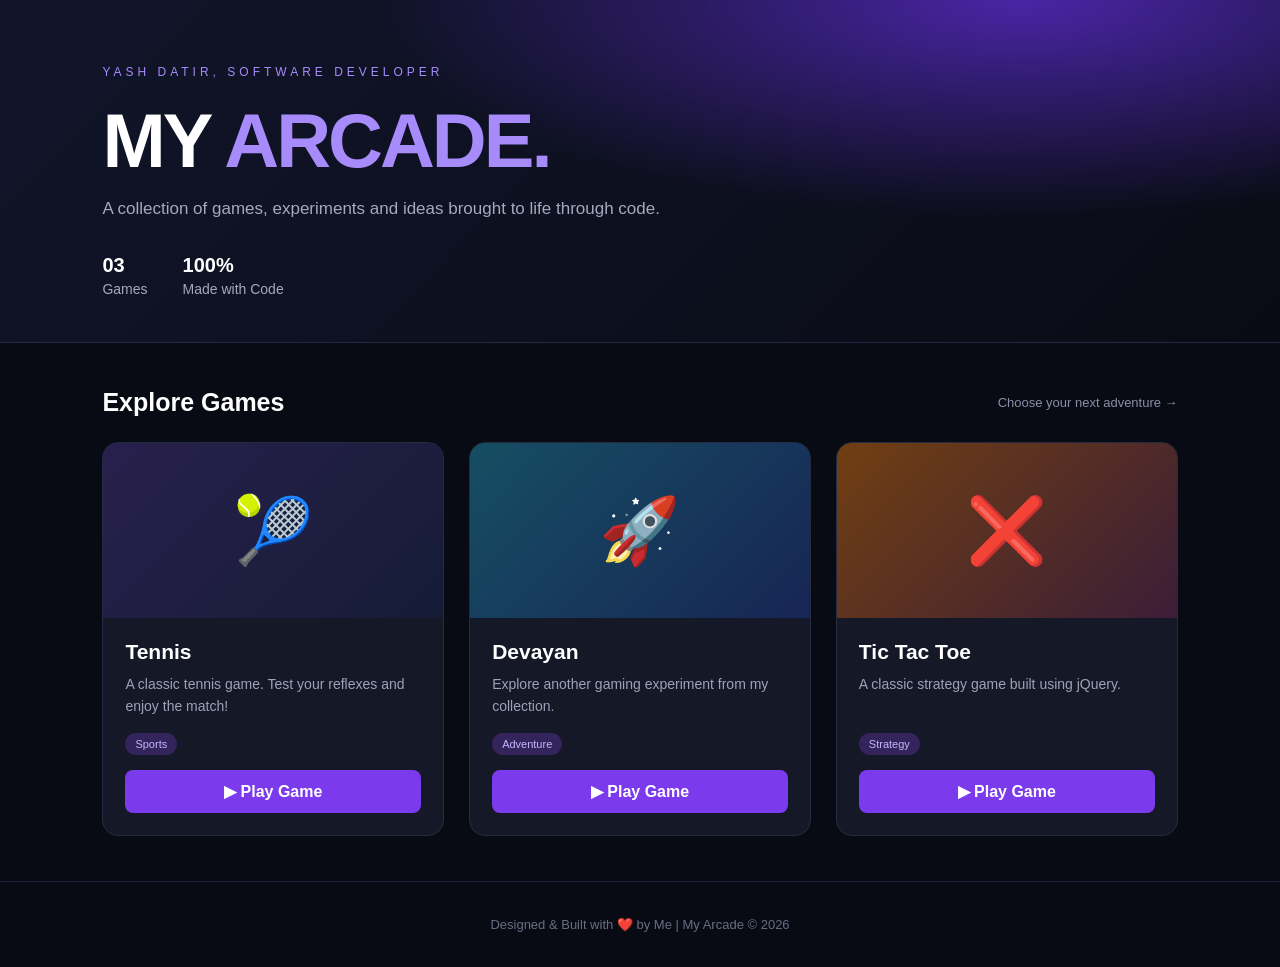
<file: index.html>
<!DOCTYPE html>
<html lang="en">
<head>
    <meta charset="UTF-8">
    <meta name="viewport" content="width=device-width, initial-scale=1.0">
    <title>My Arcade | Game Collection</title>

    <style>
        * {
            margin: 0;
            padding: 0;
            box-sizing: border-box;
        }

        body {
            font-family: 'Segoe UI', sans-serif;
            background: #090b14;
            color: #fff;
            min-height: 100vh;
        }

        header {
            padding: 65px 8% 45px;
            background:
                radial-gradient(ellipse at 80% 0%, #4925a5 0%, transparent 45%),
                linear-gradient(135deg, #11152a, #090b14);
            border-bottom: 1px solid #252943;
        }

        .tag {
            color: #a78bfa;
            text-transform: uppercase;
            letter-spacing: 4px;
            font-size: 12px;
            margin-bottom: 18px;
        }

        h1 {
            font-size: clamp(42px, 7vw, 76px);
            letter-spacing: -3px;
        }

        h1 span {
            color: #a78bfa;
        }

        .subtitle {
            color: #a4a9bd;
            margin-top: 15px;
            font-size: 17px;
        }

        .stats {
            display: flex;
            gap: 35px;
            margin-top: 35px;
            color: #a4a9bd;
            font-size: 14px;
        }

        .stats strong {
            color: white;
            font-size: 20px;
            display: block;
            margin-bottom: 4px;
        }

        main {
            padding: 45px 8%;
        }

        .section-heading {
            display: flex;
            justify-content: space-between;
            align-items: center;
            margin-bottom: 25px;
        }

        .section-heading h2 {
            font-size: 25px;
        }

        .section-heading p {
            color: #888fa8;
            font-size: 13px;
        }

        .games {
            display: grid;
            grid-template-columns: repeat(auto-fit, minmax(240px, 1fr));
            gap: 25px;
        }

        .game-card {
            background: #141827;
            border: 1px solid #252b40;
            border-radius: 16px;
            overflow: hidden;
            transition: 0.3s ease;
        }

        .game-card:hover {
            transform: translateY(-7px);
            border-color: #8b5cf6;
            box-shadow: 0 12px 35px #0008;
        }

        .game-cover {
            height: 175px;
            display: flex;
            align-items: center;
            justify-content: center;
            font-size: 65px;
            background: linear-gradient(135deg, #28204d, #151c36);
        }

        .game-card:nth-child(2) .game-cover {
            background: linear-gradient(135deg, #164e63, #172554);
        }

        .game-card:nth-child(3) .game-cover {
            background: linear-gradient(135deg, #713f12, #3b1d37);
        }

        .game-info {
            padding: 22px;
        }

        .game-info h3 {
            font-size: 21px;
            margin-bottom: 9px;
        }

        .game-info p {
            color: #9ca3b8;
            font-size: 14px;
            line-height: 1.6;
            min-height: 45px;
        }

        .category {
            display: inline-block;
            color: #c4b5fd;
            background: #35245c;
            padding: 5px 10px;
            border-radius: 20px;
            font-size: 11px;
            margin: 15px 0;
        }

        .play-btn {
            display: block;
            text-align: center;
            text-decoration: none;
            background: #7c3aed;
            color: white;
            padding: 12px;
            border-radius: 8px;
            font-weight: 600;
            transition: 0.2s;
        }

        .play-btn:hover {
            background: #9333ea;
        }

        footer {
            text-align: center;
            color: #666e84;
            padding: 35px;
            border-top: 1px solid #202438;
            font-size: 13px;
        }

        @media(max-width: 600px) {
            header {
                padding: 45px 6%;
            }

            main {
                padding: 35px 6%;
            }

            .stats {
                gap: 20px;
            }
        }
    </style>
</head>

<body>

    <header>
        <div class="tag">Yash Datir, Software Developer</div>

        <h1>MY <span>ARCADE.</span></h1>

        <p class="subtitle">
            A collection of games, experiments and ideas brought to life through code.
        </p>

        <div class="stats">
            <div>
                <strong id="gameCount">03</strong>
                Games
            </div>
            <div>
                <strong>100%</strong>
                Made with Code
            </div>
        </div>
    </header>

    <main>
        <div class="section-heading">
            <h2>Explore Games</h2>
            <p>Choose your next adventure →</p>
        </div>

        <div class="games" id="gamesContainer">

            <div class="game-card">
                <div class="game-cover">🎾</div>
                <div class="game-info">
                    <h3>Tennis</h3>
                    <p>A classic tennis game. Test your reflexes and enjoy the match!</p>
                    <span class="category">Sports</span>
                    <a class="play-btn" href="javascript/tennis/index.html">
                        ▶ Play Game
                    </a>
                </div>
            </div>

            <div class="game-card">
                <div class="game-cover">🚀</div>
                <div class="game-info">
                    <h3>Devayan</h3>
                    <p>Explore another gaming experiment from my collection.</p>
                    <span class="category">Adventure</span>
                    <a class="play-btn" href="javascript/devayan/index.html">
                        ▶ Play Game
                    </a>
                </div>
            </div>

            <div class="game-card">
                <div class="game-cover">❌</div>
                <div class="game-info">
                    <h3>Tic Tac Toe</h3>
                    <p>A classic strategy game built using jQuery.</p>
                    <span class="category">Strategy</span>
                    <a class="play-btn" href="tictactoe/index.html">
                        ▶ Play Game
                    </a>
                </div>
            </div>

        </div>
    </main>

    <footer>
        Designed & Built with ❤️ by Me | My Arcade © 2026
    </footer>

    <script>
        const games = document.querySelectorAll('.game-card');
        document.getElementById('gameCount').textContent =
            String(games.length).padStart(2, '0');
    </script>

</body>
</html>
</file>
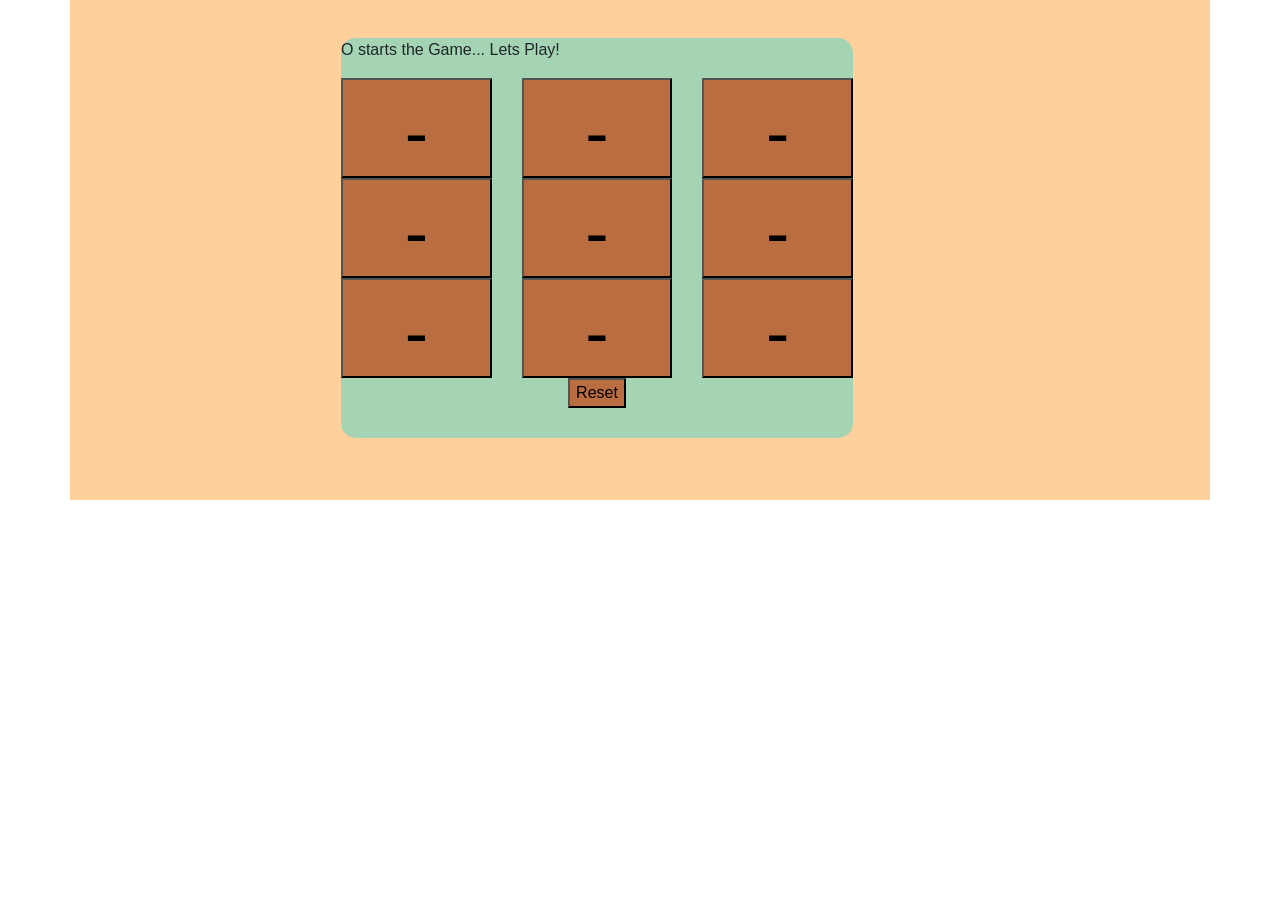
<file: tictactoe/index.html>
<html>
    <head>
        <title>Welcome</title>
        <script src="https://code.jquery.com/jquery-3.5.1.min.js" integrity="sha256-9/aliU8dGd2tb6OSsuzixeV4y/faTqgFtohetphbbj0=" crossorigin="anonymous"></script>
        <link rel="stylesheet" href="https://stackpath.bootstrapcdn.com/bootstrap/4.5.2/css/bootstrap.min.css" integrity="sha384-JcKb8q3iqJ61gNV9KGb8thSsNjpSL0n8PARn9HuZOnIxN0hoP+VmmDGMN5t9UJ0Z" crossorigin="anonymous">
        <script src="https://stackpath.bootstrapcdn.com/bootstrap/4.5.2/js/bootstrap.min.js" integrity="sha384-B4gt1jrGC7Jh4AgTPSdUtOBvfO8shuf57BaghqFfPlYxofvL8/KUEfYiJOMMV+rV" crossorigin="anonymous"></script>
        <script src="https://stackpath.bootstrapcdn.com/bootstrap/4.5.2/js/bootstrap.bundle.min.js" integrity="sha384-LtrjvnR4Twt/qOuYxE721u19sVFLVSA4hf/rRt6PrZTmiPltdZcI7q7PXQBYTKyf" crossorigin="anonymous"></script>
        <script src="./js/main.js"></script>
        <style>
            .outer{
                background-color: #FFCF9C;
                height: 500px;
            }
            .board{
                position: absolute;
                margin-top: 3%;
                margin-left: 20%;
                width: 40%;
                height: 400px;
                border-radius: 15px;
                background-color: #A4D4B4;
            }
            .tile{
                position: relative; 
                width: 100%; 
                height: 100px; 
                background-color: #B96D40; 
                font-size: 70px;
            }
        </style>
    </head>
    <body>
        <div class="outer container">
            <div class="board">
                <p id="chance">O starts the Game... Lets Play!</p>
                <div class="row">
                    <div class="col-lg-4">
                        <input type="button" id="b1" value="-" class="tile" />
                    </div> 
                    <div class="col-lg-4">
                        <input type="button" id="b2" value="-" class="tile" />
                    </div> 
                    <div class="col-lg-4">
                        <input type="button" id="b3" value="-" class="tile" />
                    </div> 
                </div>
                <div class="row">
                    <div class="col-lg-4">
                        <input type="button" id="b4" value="-" class="tile" />
                    </div> 
                    <div class="col-lg-4">
                        <input type="button" id="b5" value="-" class="tile" />
                    </div> 
                    <div class="col-lg-4">
                        <input type="button" id="b6" value="-" class="tile" />
                    </div> 
                </div>
                <div class="row">
                    <div class="col-lg-4">
                        <input type="button" id="b7" value="-" class="tile" />
                    </div> 
                    <div class="col-lg-4">
                        <input type="button" id="b8" value="-" class="tile" />
                    </div> 
                    <div class="col-lg-4">
                        <input type="button" id="b9" value="-" class="tile" />
                    </div> 
                </div>
                <center><input type="button" id="rst" value="Reset" style="position: relative; background-color: #B96D40;" /></center>
            </div>
        </div>
    </body>
</html>
</file>
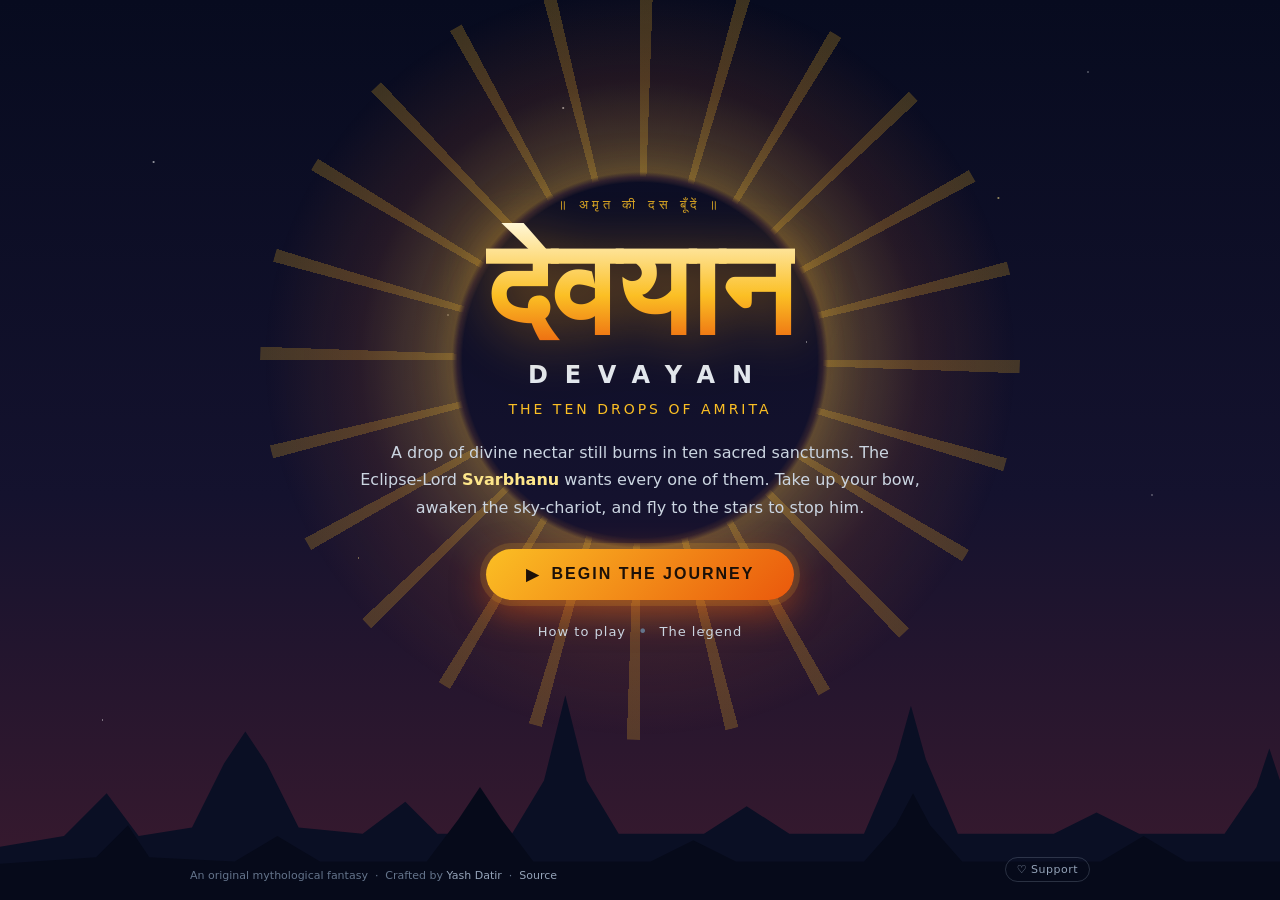
<file: javascript/devayan/index.html>
<!DOCTYPE html>
<html lang="en">
<head>
  <meta charset="UTF-8" />
  <meta name="viewport" content="width=device-width, initial-scale=1.0" />
  <meta name="description" content="Devayan — The Ten Drops of Amrita. A free 3D browser action-exploration game inspired by Indian mythology." />
  <title>Devayan — The Ten Drops of Amrita</title>
  <link rel="stylesheet" href="./css/style.css" />
</head>
<body>
  <div id="home-screen">
    <div class="home-backdrop" aria-hidden="true">
      <div class="stars"></div>
      <div class="chakra"></div>
      <svg class="skyline" viewBox="0 0 1200 220" preserveAspectRatio="xMidYMax slice">
        <path d="M0 220V170l60-10 40-40 30 40 50-8 30-60 20-30 20 30 30 60 60 6 40-30 30 30h70l30-50 10-40 10-40 10 40 10 40 30 50h80l40-26 40 26h70l30-70 14-50 14 50 30 70h90l40-20 40 20h80l30-44 12-36 12 36 30 44h110l30-30 30 30h70v70z" fill="#0a0f24"/>
        <path d="M0 220v-34l90-6 30-30 20 30 80 4 40-24 40 24h100l30-40 20-30 20 30 30 40h110l40-20 40 20h120l30-34 16-30 16 30 30 34h130l40-24 40 24h120v50z" fill="#060a1a"/>
      </svg>
    </div>

    <div class="home-container">
      <main class="hero">
        <p class="hero-eyebrow">॥ अमृत की दस बूँदें ॥</p>
        <h1 class="game-title"><span class="title-deva">देवयान</span><span class="title-latin">DEVAYAN</span></h1>
        <p class="game-subtitle">The Ten Drops of Amrita</p>

        <p class="hero-pitch">
          A drop of divine nectar still burns in ten sacred sanctums. The Eclipse-Lord <strong>Svarbhanu</strong> wants every one of them.
          Take up your bow, awaken the sky-chariot, and fly to the stars to stop him.
        </p>

        <div class="cta-row">
          <button id="play-game-btn" class="primary-play-btn">
            <span class="play-icon">▶</span>
            <span id="play-btn-label">BEGIN THE JOURNEY</span>
          </button>
        </div>

        <div class="hero-links">
          <button id="home-lore-btn" class="link-btn" data-open="false">How to play</button>
          <span class="dot-sep">•</span>
          <button id="home-story-btn" class="link-btn" data-open="false">The legend</button>
        </div>

        <div id="how-to-play-box" class="drawer">
          <div class="guide-grid">
            <div><strong>On foot</strong><span><kbd>W</kbd><kbd>A</kbd><kbd>S</kbd><kbd>D</kbd> move &nbsp;<kbd>Mouse</kbd> aim &nbsp;<kbd>Click</kbd>/<kbd>F</kbd> bow &nbsp;<kbd>G</kbd> pranama</span></div>
            <div><strong>Garuda Vimana</strong><span><kbd>E</kbd> board / exit &nbsp;<kbd>Space</kbd> ascend &nbsp;<kbd>C</kbd> descend &nbsp;<kbd>1</kbd><kbd>2</kbd><kbd>3</kbd> astras</span></div>
            <div><strong>Navigate</strong><span><kbd>M</kbd> atlas &amp; fast-travel &nbsp;<kbd>Tab</kbd> quest codex &nbsp;<kbd>N</kbd> music</span></div>
          </div>
        </div>

        <div id="story-box" class="drawer">
          <ol class="legend-steps">
            <li><b>The Churning.</b> When the gods and asuras churned the Ocean of Milk, ten drops of <em>Amrita</em> fell across <strong>Jambudweep</strong>. The Rishis raised a sanctum over each and sealed it with a golden <em>Dhwaja</em>.</li>
            <li><b>The Eclipse.</b> <strong>Svarbhanu</strong>, the demon who once stole a sip of nectar, has returned. His <strong>Chhaya-Sena</strong>, an army of living shadow, now holds the sanctums, and his <strong>Grahan-Durg</strong> (eclipse fortress) darkens the sky.</li>
            <li><b>Your Dharma.</b> As the last <strong>Amrit-Rakshak</strong>, begin in <strong>Suryapuri</strong>. Free the sanctums, wake the <strong>Garuda Vimana</strong>, rise beyond the clouds and break the Grahan-Durg before the sun goes dark.</li>
          </ol>
        </div>
      </main>

      <footer class="home-foot">
        <span class="foot-credit">An original mythological fantasy &nbsp;·&nbsp; Crafted by <a href="https://github.com/yashdatir" target="_blank" rel="noopener noreferrer">Yash Datir</a> &nbsp;·&nbsp; <a href="https://github.com/yashdatir" target="_blank" rel="noopener noreferrer">Source</a></span>

        <div class="support-corner">
          <button id="support-toggle" class="support-toggle" aria-expanded="false" aria-controls="support-pop">♡ Support</button>
          <div id="support-pop" class="support-pop" role="dialog" aria-label="Support the developer">
            <p>Devayan is free and ad-free. If you enjoyed it, a small thank-you keeps new realms coming.</p>
            <a href="https://github.com/sponsors/yashdatir" target="_blank" rel="noopener noreferrer">GitHub Sponsors <span>↗</span></a>
            <a href="https://buymeacoffee.com/yashdatir" target="_blank" rel="noopener noreferrer">Buy me a chai <span>↗</span></a>
            <button id="copy-upi-btn" data-upi="yashdatir@upi"><span id="upi-btn-text">Copy UPI ID</span><span>⧉</span></button>
          </div>
        </div>
      </footer>
    </div>
  </div>

  <div id="game-ui" style="display: none;">
    <div id="crosshair"></div>

    <div id="hud-top-left" class="glass-panel">
      <div class="title-row">
        <span id="mode-badge" class="badge">ON FOOT</span>
        <h2>DEVAYAN</h2>
        <div class="hud-actions">
          <button id="open-codex-btn" class="hud-btn" title="Quest Log & Codex (Tab)">CODEX</button>
          <button id="toggle-music-btn" class="hud-btn" title="Toggle Tanpura & Bansuri Music (N)">MUSIC</button>
          <button id="open-map-btn" class="hud-btn" title="Open World Atlas (M)">MAP</button>
          <button id="home-menu-btn" class="hud-btn" title="Return to Title Screen">HOME</button>
          <button id="reset-save-btn" class="hud-btn danger" title="Reset Saved Progress">RESET</button>
        </div>
      </div>

      <div class="stat-row">
        <span class="label">REALM</span>
        <span id="location" class="value">Suryapuri Plains</span>
      </div>

      <div class="stat-row">
        <span class="label">TIME</span>
        <span id="time-display" class="value">☀️ Golden Day (Surya)</span>
      </div>

      <div class="stat-row">
        <span class="label">TAPASYA</span>
        <span id="skill" class="value gold">Lvl 1 • Agneyastra</span>
      </div>

      <div class="stat-row">
        <span class="label">SANCTUMS</span>
        <span id="shrine-count" class="value">0 / 10 Liberated</span>
      </div>

      <div class="stat-row">
        <span class="label">ACTIVE ASTRA</span>
        <span id="active-astra" class="value">[1] Agneyastra (Fire)</span>
      </div>

      <div class="stat-row">
        <span class="label">SHADOWS</span>
        <span id="score" class="value">0 Banished</span>
      </div>

      <div class="shield-wrapper">
        <div class="shield-label">
          <span>DIVINE KAVACHA</span>
          <span id="shield-text">100%</span>
        </div>
        <div class="shield-track">
          <div id="shield-bar"></div>
        </div>
      </div>
    </div>

    <div id="boss-hud" class="glass-panel">
      <div class="boss-title">
        <span>🌑 SVARBHANU’S GRAHAN-DURG</span>
        <span id="boss-hp-text">45 / 45</span>
      </div>
      <div class="boss-track">
        <div id="boss-bar"></div>
      </div>
    </div>

    <div id="radar-container">
      <canvas id="minimap" width="160" height="160"></canvas>
      <div id="radar-label">RADAR</div>
    </div>

    <div id="interaction-prompt" class="glass-panel">Press <kbd>E</kbd> to Board Garuda Vimana</div>

    <div id="hud-controls" class="glass-panel">
      <span><kbd>Mouse</kbd> Aim</span>
      <span><kbd>Click</kbd>/<kbd>F</kbd> Shoot</span>
      <span><kbd>1</kbd><kbd>2</kbd><kbd>3</kbd> Astras</span>
      <span><kbd>Tab</kbd> Quest Codex</span>
      <span><kbd>E</kbd> Board</span>
      <span><kbd>G</kbd> Pranama</span>
      <span><kbd>M</kbd> Atlas</span>
    </div>

    <div id="world-map-modal">
      <div class="map-card">
        <div class="map-header">
          <div>
            <h3>ATLAS OF JAMBUDWEEP</h3>
            <p id="map-status-text">Click any liberated (Cyan) sanctum to Astral Fast-Travel.</p>
          </div>
          <button id="close-map-btn" class="hud-btn">ESC / CLOSE</button>
        </div>
        <canvas id="world-map-canvas" width="460" height="460"></canvas>
        <div class="map-legend">
          <span><i class="dot gold"></i> Your Position</span>
          <span><i class="dot cyan"></i> Liberated (Fast-Travel)</span>
          <span><i class="dot red"></i> Held by Chhaya-Sena</span>
        </div>
      </div>
    </div>

    <div id="codex-modal">
      <div class="codex-card">
        <div class="map-header">
          <div>
            <h3>📜 DEVAYAN QUEST LOG & ASTRA CODEX</h3>
            <p>Free the ten sanctums to reclaim their drop of Amrita and empower your Vimana.</p>
          </div>
          <button id="close-codex-btn" class="hud-btn">TAB / CLOSE</button>
        </div>

        <div class="codex-grid">
          <div class="codex-section">
            <h4>SACRED SANCTUMS & REALMS (<span id="codex-shrine-progress">0/10</span>)</h4>
            <div id="codex-shrine-list" class="codex-list"></div>
          </div>

          <div class="codex-section">
            <h4>CELESTIAL ASTRA ARSENAL</h4>
            <div id="codex-astra-list" class="codex-list"></div>
          </div>
        </div>
      </div>
    </div>

    <div id="alert-banner">⚠️ Kavacha Depleted! Returning safely to Suryapuri Sanctuary...</div>
  </div>

  <script type="importmap">
    {
      "imports": {
        "three": "./libs/three.module.js"
      }
    }
  </script>

  <script type="module" src="./js/main.js"></script>
</body>
</html>
</file>
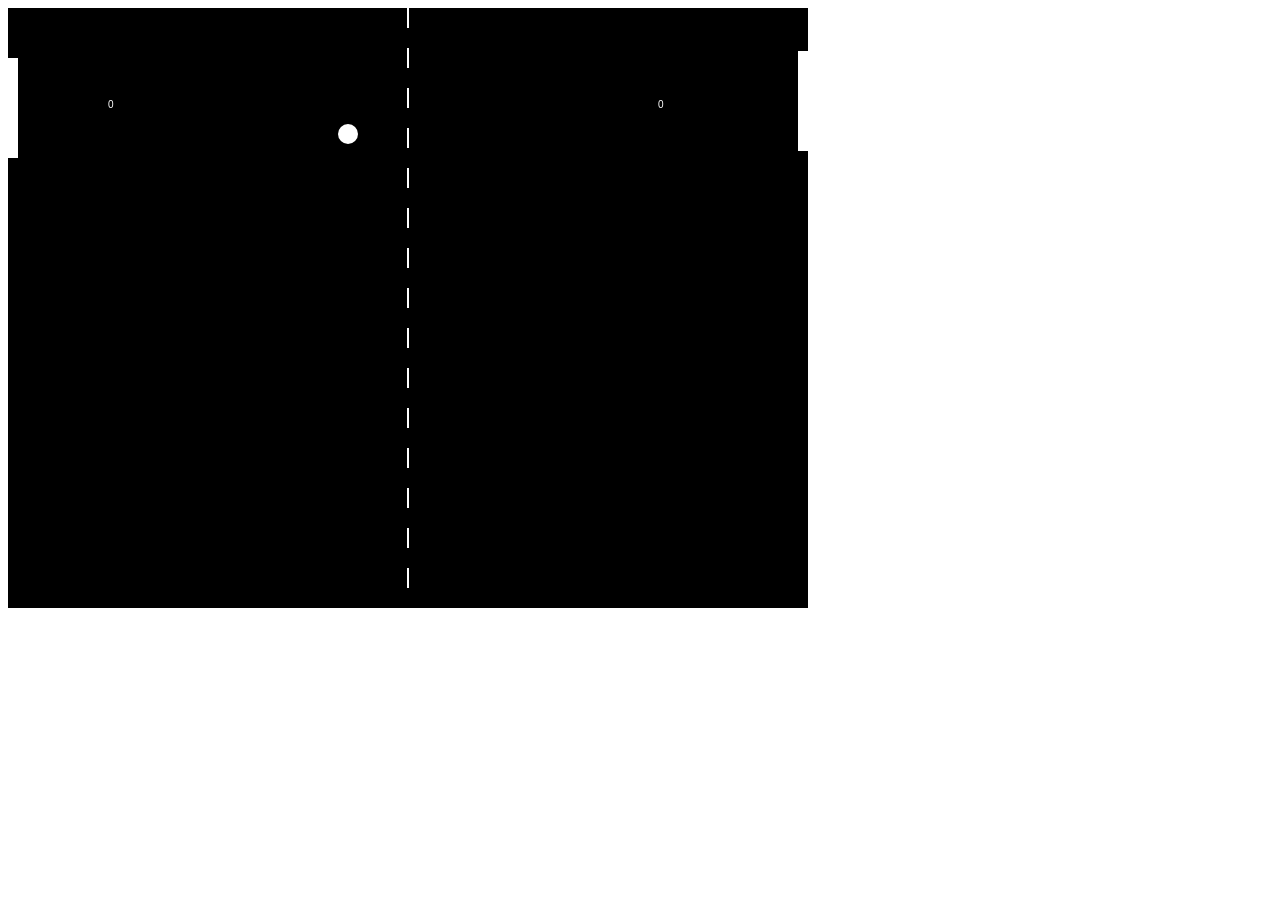
<file: javascript/tennis/index.html>
<!DOCTYPE html>
<html lang="en">
<head>
    <meta charset="UTF-8">
    <meta name="viewport" content="width=device-width, initial-scale=1.0">
    <title>My Game</title>
</head>
<body>
    <canvas id="gameCanvas" width="800" height="600"></canvas>
    <script src="./main.js"></script>
</body>
</html>
</file>
<file: javascript/devayan/css/style.css>
* {
box-sizing: border-box;
margin: 0;
padding: 0;
}
html, body {
width: 100%;
height: 100%;
overflow: hidden;
background: #050816;
font-family: system-ui, -apple-system, sans-serif;
user-select: none;
}
canvas:not(#minimap) {
position: fixed;
inset: 0;
width: 100vw !important;
height: 100vh !important;
display: block;
z-index: 1;
}
.glass-panel {
background: rgba(11, 17, 32, 0.72);
backdrop-filter: blur(10px);
-webkit-backdrop-filter: blur(10px);
border: 1px solid rgba(255, 215, 0, 0.35);
box-shadow: 0 8px 32px rgba(0, 0, 0, 0.45);
color: #f8fafc;
pointer-events: none;
z-index: 10;
}
#hud-top-left {
position: fixed;
top: 18px;
left: 18px;
width: 37%;
padding: 14px 16px;
border-radius: 14px;
}
.title-row {
display: flex;
align-items: center;
gap: 8px;
margin-bottom: 10px;
padding-bottom: 8px;
border-bottom: 1px solid rgba(255, 215, 0, 0.2);
}
.badge {
background: linear-gradient(135deg, #f59e0b, #d97706);
color: #0f172a;
font-size: 10px;
font-weight: 800;
padding: 2px 6px;
border-radius: 4px;
letter-spacing: 0.8px;
}
.title-row h2 {
font-size: 15px;
letter-spacing: 1px;
color: #ffd700;
}
.stat-row {
display: flex;
justify-content: space-between;
align-items: center;
font-size: 12px;
margin: 6px 0;
}
.stat-row .label {
color: #94a3b8;
font-weight: 600;
font-size: 10px;
letter-spacing: 0.7px;
}
.stat-row .value {
color: #f1f5f9;
font-weight: 600;
text-align: right;
max-width: 185px;
white-space: nowrap;
overflow: hidden;
text-overflow: ellipsis;
}
.stat-row .value.gold {
color: #fde047;
}
.shield-wrapper {
margin-top: 12px;
}
.shield-label {
display: flex;
justify-content: space-between;
font-size: 10px;
font-weight: 700;
letter-spacing: 0.7px;
color: #38bdf8;
margin-bottom: 5px;
}
.shield-track {
width: 100%;
height: 8px;
background: rgba(255, 255, 255, 0.12);
border-radius: 999px;
overflow: hidden;
}
#shield-bar {
width: 100%;
height: 100%;
background: linear-gradient(90deg, #38bdf8, #ffd700);
transition: width 0.15s ease, background 0.2s ease;
}
#radar-container {
position: fixed;
bottom: 20px;
left: 20px;
width: 160px;
height: 160px;
border-radius: 50%;
border: 3px solid rgba(255, 215, 0, 0.65);
box-shadow: 0 0 25px rgba(0, 0, 0, 0.65), inset 0 0 18px rgba(0, 0, 0, 0.7);
overflow: hidden;
z-index: 10;
pointer-events: none;
background: rgba(10, 22, 40, 0.85);
}
#minimap {
display: block;
width: 100%;
height: 100%;
}
#radar-label {
position: absolute;
bottom: 8px;
width: 100%;
text-align: center;
font-size: 9px;
font-weight: 700;
letter-spacing: 1px;
color: rgba(255, 215, 0, 0.85);
text-shadow: 0 1px 3px #000;
}
#hud-controls {
position: fixed;
bottom: 20px;
right: 20px;
padding: 10px 14px;
border-radius: 12px;
display: flex;
gap: 12px;
font-size: 12px;
color: #cbd5e1;
}
kbd {
background: rgba(255, 255, 255, 0.14);
border: 1px solid rgba(255, 255, 255, 0.25);
border-radius: 4px;
padding: 1px 5px;
font-size: 11px;
font-family: monospace;
color: #ffd700;
margin-right: 2px;
}
#alert-banner {
display: none;
position: fixed;
top: 50%;
left: 50%;
transform: translate(-50%, -50%);
background: rgba(127, 29, 29, 0.92);
color: #fef2f2;
padding: 16px 28px;
border-radius: 12px;
border: 2px solid #f87171;
font-size: 16px;
font-weight: 600;
z-index: 20;
pointer-events: none;
}
#interaction-prompt {
display: none;
position: fixed;
bottom: 72px;
left: 50%;
transform: translateX(-50%);
padding: 8px 16px;
border-radius: 999px;
font-size: 13px;
font-weight: 600;
color: #fde047;
border-color: rgba(255, 215, 0, 0.6);
}
.hud-actions {
margin-left: auto;
display: flex;
gap: 5px;
pointer-events: auto;
}
.hud-btn {
background: rgba(255, 215, 0, 0.16);
color: #fde047;
border: 1px solid rgba(255, 215, 0, 0.45);
border-radius: 5px;
padding: 3px 7px;
font-size: 10px;
font-weight: 700;
cursor: pointer;
letter-spacing: 0.5px;
transition: background 0.15s ease;
}
.hud-btn:hover {
background: rgba(255, 215, 0, 0.32);
}
.hud-btn.danger {
background: rgba(239, 68, 68, 0.16);
color: #fca5a5;
border-color: rgba(239, 68, 68, 0.45);
}
.hud-btn.danger:hover {
background: rgba(239, 68, 68, 0.35);
}
#world-map-modal {
display: none;
position: fixed;
inset: 0;
background: rgba(3, 7, 18, 0.78);
backdrop-filter: blur(8px);
-webkit-backdrop-filter: blur(8px);
z-index: 30;
align-items: center;
justify-content: center;
pointer-events: auto;
}
.map-card {
background: rgba(15, 23, 42, 0.94);
border: 1px solid rgba(255, 215, 0, 0.45);
border-radius: 16px;
padding: 18px;
box-shadow: 0 20px 50px rgba(0, 0, 0, 0.75);
color: #f8fafc;
}
.map-header {
display: flex;
justify-content: space-between;
align-items: center;
margin-bottom: 12px;
gap: 16px;
}
.map-header h3 {
font-size: 15px;
color: #ffd700;
letter-spacing: 1px;
}
.map-header p {
font-size: 12px;
color: #cbd5e1;
margin-top: 2px;
}
#world-map-canvas {
display: block;
border-radius: 10px;
border: 1px solid rgba(255, 215, 0, 0.3);
cursor: pointer;
}
.map-legend {
display: flex;
justify-content: space-around;
margin-top: 12px;
font-size: 11px;
color: #cbd5e1;
}
.dot {
display: inline-block;
width: 9px;
height: 9px;
border-radius: 50%;
margin-right: 4px;
}
.dot.gold { background: #ffd700; }
.dot.cyan { background: #38bdf8; }
.dot.red  { background: #ef4444; }
#boss-hud {
display: none;
position: fixed;
top: 18px;
left: 50%;
transform: translateX(-50%);
width: 380px;
padding: 12px 16px;
border-radius: 12px;
border-color: rgba(239, 68, 68, 0.65);
box-shadow: 0 0 28px rgba(220, 38, 38, 0.35);
}
.boss-title {
display: flex;
justify-content: space-between;
font-size: 12px;
font-weight: 800;
letter-spacing: 0.8px;
color: #fca5a5;
margin-bottom: 6px;
}
.boss-track {
width: 100%;
height: 11px;
background: rgba(255, 255, 255, 0.12);
border-radius: 999px;
overflow: hidden;
}
#boss-bar {
width: 100%;
height: 100%;
background: linear-gradient(90deg, #dc2626, #f97316, #fbbf24);
transition: width 0.12s ease;
}
#crosshair {
position: fixed;
top: 50%;
left: 50%;
width: 18px;
height: 18px;
transform: translate(-50%, -50%);
border: 2px solid rgba(255, 215, 0, 0.75);
border-radius: 50%;
box-shadow: 0 0 8px rgba(255, 215, 0, 0.5);
pointer-events: none;
z-index: 9;
}
#crosshair::after {
content: '';
position: absolute;
top: 50%;
left: 50%;
width: 4px;
height: 4px;
background: #fde047;
border-radius: 50%;
transform: translate(-50%, -50%);
}
.hud-btn.active {
background: rgba(56, 189, 248, 0.35);
color: #bae6fd;
border-color: #38bdf8;
}
#codex-modal {
display: none;
position: fixed;
inset: 0;
background: rgba(3, 7, 18, 0.82);
backdrop-filter: blur(8px);
-webkit-backdrop-filter: blur(8px);
z-index: 35;
align-items: center;
justify-content: center;
pointer-events: auto;
}
.codex-card {
width: min(760px, 92vw);
max-height: 84vh;
overflow-y: auto;
background: rgba(15, 23, 42, 0.96);
border: 1px solid rgba(255, 215, 0, 0.45);
border-radius: 16px;
padding: 20px;
box-shadow: 0 24px 60px rgba(0, 0, 0, 0.8);
color: #f8fafc;
}
.codex-grid {
display: grid;
grid-template-columns: 1.35fr 1fr;
gap: 16px;
margin-top: 10px;
}
.codex-section h4 {
font-size: 11px;
letter-spacing: 0.8px;
color: #fde047;
margin-bottom: 8px;
padding-bottom: 5px;
border-bottom: 1px solid rgba(255, 215, 0, 0.2);
}
.codex-list {
display: flex;
flex-direction: column;
gap: 8px;
}
.codex-item {
background: rgba(30, 41, 59, 0.75);
border: 1px solid rgba(255, 255, 255, 0.08);
border-left: 3px solid #ef4444;
border-radius: 8px;
padding: 8px 10px;
font-size: 12px;
}
.codex-item.unlocked {
border-left-color: #38bdf8;
}
.codex-item-top {
display: flex;
justify-content: space-between;
font-weight: 700;
color: #f8fafc;
}
.codex-item-sub {
font-size: 11px;
color: #94a3b8;
margin-top: 2px;
}
.codex-badge {
font-size: 10px;
padding: 1px 6px;
border-radius: 4px;
background: rgba(239, 68, 68, 0.25);
color: #fca5a5;
}
.codex-item.unlocked .codex-badge {
background: rgba(56, 189, 248, 0.25);
color: #7dd3fc;
}
#home-screen {
position: fixed;
inset: 0;
z-index: 50;
display: flex;
align-items: stretch;
justify-content: center;
overflow-y: auto;
background: linear-gradient(180deg, #070b1f 0%, #14122e 55%, #3a1a2e 100%);
transition: opacity 0.45s ease;
color: #f8fafc;
}
.home-backdrop {
position: fixed;
inset: 0;
overflow: hidden;
pointer-events: none;
}
.stars {
position: absolute;
inset: 0;
background-image:
radial-gradient(1.5px 1.5px at 12% 18%, #fff, transparent),
radial-gradient(1px 1px at 28% 62%, #fde68a, transparent),
radial-gradient(1.5px 1.5px at 44% 12%, #fff, transparent),
radial-gradient(1px 1px at 63% 38%, #fff, transparent),
radial-gradient(1.5px 1.5px at 78% 22%, #fde68a, transparent),
radial-gradient(1px 1px at 90% 55%, #fff, transparent),
radial-gradient(1px 1px at 8% 80%, #fff, transparent),
radial-gradient(1.5px 1.5px at 55% 70%, #fff, transparent),
radial-gradient(1px 1px at 35% 35%, #fff, transparent),
radial-gradient(1px 1px at 85% 8%, #fff, transparent);
opacity: 0.8;
animation: twinkle 6s ease-in-out infinite alternate;
}
@keyframes twinkle { from { opacity: 0.45; } to { opacity: 0.9; } }
.chakra {
position: absolute;
left: 50%;
top: 40%;
width: min(86vmin, 760px);
aspect-ratio: 1;
transform: translate(-50%, -50%);
border-radius: 50%;
background:
radial-gradient(circle, #1a1030 0 34%, transparent 35%),
radial-gradient(circle, rgba(255, 190, 70, 0.28) 36%, rgba(255, 120, 40, 0.1) 52%, transparent 70%),
repeating-conic-gradient(from 0deg, rgba(251, 191, 36, 0.22) 0 2deg, transparent 2deg 15deg);
-webkit-mask: radial-gradient(circle, transparent 0 33%, #000 34% 100%);
mask: radial-gradient(circle, transparent 0 33%, #000 34% 100%);
animation: spin 120s linear infinite;
}
.chakra::after {
content: '';
position: absolute;
inset: 31%;
border-radius: 50%;
background: #070a1a;
box-shadow: 0 0 60px 14px rgba(251, 191, 36, 0.55), inset 0 0 40px rgba(0, 0, 0, 0.9);
}
@keyframes spin { to { transform: translate(-50%, -50%) rotate(360deg); } }
.skyline {
position: absolute;
left: 0;
bottom: 0;
width: 100%;
height: 26vh;
min-height: 120px;
}
.home-container {
position: relative;
z-index: 2;
width: min(900px, 94vw);
min-height: 100%;
display: flex;
flex-direction: column;
justify-content: space-between;
padding: 6vh 0 18px;
}
.hero {
text-align: center;
display: flex;
flex-direction: column;
align-items: center;
margin: auto 0;
padding-bottom: 8vh;
}
.hero-eyebrow {
font-size: 13px;
letter-spacing: 4px;
color: #fbbf24;
opacity: 0.85;
margin-bottom: 10px;
}
.game-title {
display: flex;
flex-direction: column;
align-items: center;
line-height: 1;
}
.title-deva {
font-size: clamp(64px, 14vw, 132px);
font-weight: 800;
background: linear-gradient(180deg, #fff7d6 0%, #fbbf24 55%, #ea580c 100%);
-webkit-background-clip: text;
background-clip: text;
-webkit-text-fill-color: transparent;
filter: drop-shadow(0 6px 28px rgba(245, 158, 11, 0.45));
}
.title-latin {
font-size: clamp(16px, 3vw, 24px);
font-weight: 700;
letter-spacing: 0.7em;
margin-right: -0.7em;
color: #e2e8f0;
margin-top: 8px;
}
.game-subtitle {
font-size: 14px;
color: #fbbf24;
letter-spacing: 3px;
text-transform: uppercase;
margin-top: 14px;
}
.hero-pitch {
max-width: 560px;
font-size: 16px;
line-height: 1.7;
color: #cbd5e1;
margin: 22px 0 28px;
}
.hero-pitch strong { color: #fde68a; }
.cta-row { display: flex; justify-content: center; }
.primary-play-btn {
display: inline-flex;
align-items: center;
gap: 12px;
background: linear-gradient(135deg, #fbbf24, #ea580c);
color: #1c1008;
font-size: 16px;
font-weight: 900;
letter-spacing: 2px;
padding: 16px 40px;
border: none;
border-radius: 999px;
cursor: pointer;
box-shadow: 0 0 0 6px rgba(251, 191, 36, 0.14), 0 12px 34px rgba(234, 88, 12, 0.5);
transition: transform 0.15s ease, box-shadow 0.15s ease;
}
.primary-play-btn:hover {
transform: translateY(-2px) scale(1.02);
box-shadow: 0 0 0 9px rgba(251, 191, 36, 0.2), 0 16px 40px rgba(234, 88, 12, 0.65);
}
.hero-links {
display: flex;
align-items: center;
gap: 12px;
margin-top: 22px;
color: #64748b;
}
.link-btn {
background: none;
border: none;
border-bottom: 1px solid transparent;
color: #cbd5e1;
font-size: 13px;
letter-spacing: 1px;
cursor: pointer;
padding: 2px 0;
font-family: inherit;
}
.link-btn:hover, .link-btn.active { color: #fde68a; border-bottom-color: #fbbf24; }
.drawer {
display: none;
width: min(640px, 100%);
margin-top: 18px;
padding: 16px 20px;
text-align: left;
background: rgba(7, 10, 26, 0.78);
border: 1px solid rgba(251, 191, 36, 0.22);
border-radius: 14px;
font-size: 13px;
line-height: 1.6;
color: #cbd5e1;
backdrop-filter: blur(8px);
-webkit-backdrop-filter: blur(8px);
}
.drawer.open { display: block; }
.drawer strong { color: #fde68a; }
.guide-grid { display: flex; flex-direction: column; gap: 10px; }
.guide-grid > div { display: flex; flex-direction: column; gap: 3px; }
.guide-grid > div > strong { font-size: 11px; letter-spacing: 1.5px; text-transform: uppercase; color: #fbbf24; }
.legend-steps { list-style: none; display: flex; flex-direction: column; gap: 12px; }
.legend-steps b { color: #fbbf24; }
.home-foot {
display: flex;
justify-content: space-between;
align-items: flex-end;
gap: 12px;
font-size: 11px;
color: #64748b;
}
.home-foot a { color: #94a3b8; text-decoration: none; }
.home-foot a:hover { color: #fde68a; }
.support-corner { position: relative; }
.support-toggle {
background: none;
border: 1px solid rgba(148, 163, 184, 0.25);
color: #94a3b8;
font-size: 11px;
letter-spacing: 0.5px;
padding: 5px 11px;
border-radius: 999px;
cursor: pointer;
font-family: inherit;
}
.support-toggle:hover { color: #fda4af; border-color: rgba(253, 164, 175, 0.5); }
.support-pop {
display: none;
position: absolute;
right: 0;
bottom: calc(100% + 8px);
width: 250px;
padding: 14px;
background: rgba(10, 14, 32, 0.96);
border: 1px solid rgba(148, 163, 184, 0.25);
border-radius: 12px;
box-shadow: 0 14px 40px rgba(0, 0, 0, 0.6);
}
.support-pop.open { display: flex; flex-direction: column; gap: 6px; }
.support-pop p { font-size: 12px; line-height: 1.5; color: #94a3b8; margin-bottom: 4px; }
.support-pop a, .support-pop button {
display: flex;
justify-content: space-between;
align-items: center;
padding: 8px 10px;
border-radius: 8px;
background: rgba(255, 255, 255, 0.05);
border: 1px solid rgba(255, 255, 255, 0.08);
color: #e2e8f0;
font-size: 12px;
font-family: inherit;
cursor: pointer;
text-decoration: none;
}
.support-pop a:hover, .support-pop button:hover { background: rgba(255, 255, 255, 0.1); }
@media (max-width: 600px) {
.home-foot { flex-direction: column-reverse; align-items: center; text-align: center; }
.support-pop { right: auto; left: 50%; transform: translateX(-50%); }
}
</file>
